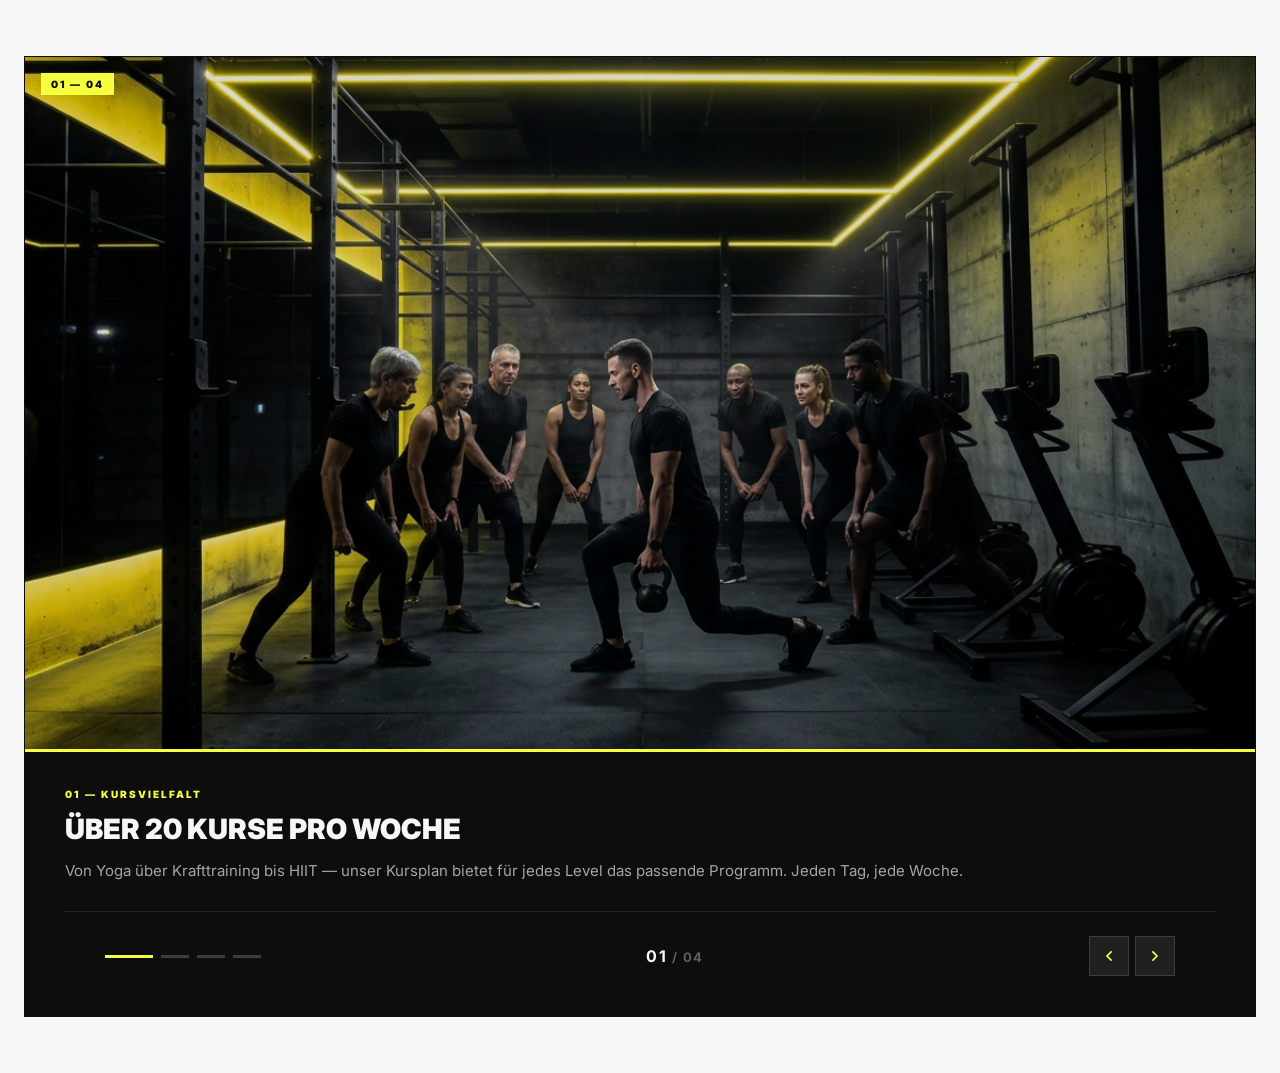
<file: templates/karussel.html>
<!DOCTYPE html>
<html lang="de">
<head>
  <meta charset="UTF-8" />
  <meta name="viewport" content="width=device-width, initial-scale=1.0" />
  <title>SuperGym — Highlights</title>
  <link href="https://fonts.googleapis.com/css2?family=Inter:wght@400;700;900&display=swap" rel="stylesheet" />
  <style>
    *, *::before, *::after { box-sizing: border-box; margin: 0; padding: 0; }
    :root {
      --black:     #0D0D0D;
      --yellow:    #F5FF40;
      --offwhite:  #F7F7F7;
      --darkgray:  #1A1A1A;
      --lightgray: #E0E0E0;
      --font: 'Inter', sans-serif;
    }
    body {
      background: var(--offwhite);
      font-family: var(--font);
      color: var(--darkgray);
      /* Das Padding bleibt erhalten, damit der Abstand nach oben/unten stimmt */
      padding: 56px 24px;
    }
    
    /* HIER WURDE DIE ÄNDERUNG VORGENOMMEN (Brechstange für 100% Breite) */
    .carousel-container {
      width: 100% !important;
      max-width: 100% !important;
      margin: 0 auto !important;
      padding: 0 !important;
      overflow: hidden;
    }

    /* WRAPPER */
    .carousel-wrap {
      border: 1.5px solid var(--black);
      overflow: hidden;
      background: var(--black);
      width: 100%; /* Stellt sicher, dass das Karussell den neuen Platz auch nutzt */
    }

    /* ── FOTO BEREICH ── */
    .photo-area {
      position: relative;
      overflow: hidden;
      aspect-ratio: 16/9;
    }

    .photo-track {
      display: flex;
      height: 100%;
      transition: transform 0.5s cubic-bezier(0.77,0,0.175,1);
    }

    .photo-slide {
      min-width: 100%;
      height: 100%;
      flex-shrink: 0;
    }
    .photo-slide img {
      width: 100%; height: 100%;
      object-fit: cover; display: block;
      filter: brightness(0.85);
      transition: transform 0.6s ease;
    }
    .photo-slide.active img { transform: scale(1.04); }

    /* Badge oben links */
    .photo-badge {
      position: absolute; top: 16px; left: 16px;
      background: var(--yellow); color: var(--black);
      font-size: 10px; font-weight: 900;
      letter-spacing: 0.18em; text-transform: uppercase;
      padding: 5px 10px; z-index: 2;
    }

    /* ── PROGRESS BAR ── */
    .progress-bar {
      height: 3px;
      background: rgba(255,255,255,0.1);
    }
    .progress-fill {
      height: 100%; width: 0%;
      background: var(--yellow);
    }

    /* ── TEXT BEREICH ── */
    .text-area {
      padding: 36px 40px 40px;
      background: var(--black);
      color: var(--offwhite);
      position: relative;
    }

    /* Text slides: nur aktiver sichtbar */
    .text-slide { display: none; }
    .text-slide.active { display: block; }

    .text-tag {
      font-size: 10px; font-weight: 900;
      letter-spacing: 0.2em; text-transform: uppercase;
      color: var(--yellow); margin-bottom: 14px;
    }
    .text-title {
      font-size: 28px; font-weight: 900;
      text-transform: uppercase; line-height: 1.1;
      margin-bottom: 14px;
    }
    .text-body {
      font-size: 15px; line-height: 1.65;
      color: rgba(247,247,247,0.65);
    }

    /* ── CONTROLS ── */
    .controls {
      display: flex; align-items: center;
      justify-content: space-between;
      padding: 24px 40px 0;
      border-top: 1px solid rgba(255,255,255,0.1);
      margin-top: 28px;
    }

    .dots { display: flex; gap: 8px; }
    .dot {
      width: 28px; height: 3px;
      background: rgba(255,255,255,0.2);
      border: none; cursor: pointer;
      transition: width 0.3s, background 0.3s;
    }
    .dot.active {
      width: 48px; background: var(--yellow);
      outline: 1px solid rgba(0,0,0,0.2);
    }

    .counter {
      font-size: 13px; font-weight: 700;
      letter-spacing: 0.12em;
      color: rgba(247,247,247,0.35);
    }
    .counter strong { color: var(--offwhite); font-size: 16px; }

    .arrows { display: flex; gap: 6px; }
    .arr {
      width: 40px; height: 40px;
      background: rgba(255,255,255,0.08);
      color: var(--yellow);
      border: 1px solid rgba(255,255,255,0.12);
      cursor: pointer;
      display: flex; align-items: center; justify-content: center;
      transition: background 0.2s, color 0.2s;
    }
    .arr:hover { background: var(--yellow); color: var(--black); }
    .arr svg { width: 16px; height: 16px; }

    @media (max-width: 600px) {
      .text-area { padding: 28px 24px 32px; }
      .controls { padding: 20px 24px 0; }
      .text-title { font-size: 22px; }
    }
  </style>
</head>
<body>

<section class="carousel-container">

  <div class="carousel-wrap" id="carousel">

    <div class="photo-area">
      <div class="photo-track" id="photoTrack">
        <div class="photo-slide active">
          <img src="/static/images/highlight-kurse.png" alt="Kurse" />
        </div>
        <div class="photo-slide">
          <img src="/static/images/highlight-trainer.png" alt="Trainer" />
        </div>
        <div class="photo-slide">
          <img src="/static/images/highlight-zeiten.png" alt="Zeiten" />
        </div>
        <div class="photo-slide">
          <img src="/static/images/highlight-community.png" alt="Community" />
        </div>
      </div>
      <div class="photo-badge" id="badge">01 — 04</div>
    </div>

    <div class="progress-bar">
      <div class="progress-fill" id="progFill"></div>
    </div>

    <div class="text-area">

      <div class="text-slide active">
        <div class="text-tag">01 — Kursvielfalt</div>
        <div class="text-title">Über 20 Kurse pro Woche</div>
        <div class="text-body">Von Yoga über Krafttraining bis HIIT — unser Kursplan bietet für jedes Level das passende Programm. Jeden Tag, jede Woche.</div>
      </div>

      <div class="text-slide">
        <div class="text-tag">02 — Trainer</div>
        <div class="text-title">Zertifizierte Trainer</div>
        <div class="text-body">Unsere Trainer sind lizenziert, erfahren und motiviert. Individuelle Betreuung ist bei uns kein Upgrade, sondern Standard.</div>
      </div>

      <div class="text-slide">
        <div class="text-tag">03 — Öffnungszeiten</div>
        <div class="text-title">Trainiere wann du willst</div>
        <div class="text-body">Kurse von morgens bis abends, 6 Tage die Woche. Dein Zeitplan bestimmt dein Training — nicht umgekehrt.</div>
      </div>

      <div class="text-slide">
        <div class="text-tag">04 — Community</div>
        <div class="text-title">Mehr als ein Gym</div>
        <div class="text-body">Bei SuperGym trainierst du nicht allein. Unsere Community pusht sich gegenseitig — respektvoll, motiviert und auf Augenhöhe.</div>
      </div>

      <div class="controls">
        <div class="dots" id="dots"></div>
        <div class="counter"><strong id="curNum">01</strong> / 04</div>
        <div class="arrows">
          <button class="arr" id="prev" aria-label="Zurück">
            <svg viewBox="0 0 24 24" fill="none" stroke="currentColor" stroke-width="2.5" stroke-linecap="square"><polyline points="15 18 9 12 15 6"/></svg>
          </button>
          <button class="arr" id="next" aria-label="Weiter">
            <svg viewBox="0 0 24 24" fill="none" stroke="currentColor" stroke-width="2.5" stroke-linecap="square"><polyline points="9 18 15 12 9 6"/></svg>
          </button>
        </div>
      </div>

    </div>
  </div>

</section>

<script>
  const photoTrack = document.getElementById('photoTrack');
  const photoSlides = photoTrack.querySelectorAll('.photo-slide');
  const textSlides  = document.querySelectorAll('.text-slide');
  const dotsEl  = document.getElementById('dots');
  const badge   = document.getElementById('badge');
  const curNum  = document.getElementById('curNum');
  const prog    = document.getElementById('progFill');
  const N = photoSlides.length;
  const DELAY = 5000;
  let cur = 0, timer;

  // Build dots
  for (let i = 0; i < N; i++) {
    const d = document.createElement('button');
    d.className = 'dot' + (i===0?' active':'');
    d.addEventListener('click', () => goTo(i));
    dotsEl.appendChild(d);
  }

  function goTo(n) {
    photoSlides[cur].classList.remove('active');
    textSlides[cur].classList.remove('active');
    dotsEl.children[cur].classList.remove('active');

    cur = (n + N) % N;

    photoSlides[cur].classList.add('active');
    textSlides[cur].classList.add('active');
    dotsEl.children[cur].classList.add('active');
    photoTrack.style.transform = `translateX(-${cur * 100}%)`;
    badge.textContent   = String(cur+1).padStart(2,'0') + ' — 04';
    curNum.textContent  = String(cur+1).padStart(2,'0');

    resetTimer();
  }

  function resetTimer() {
    clearTimeout(timer);
    prog.style.transition = 'none';
    prog.style.width = '0%';
    requestAnimationFrame(() => requestAnimationFrame(() => {
      prog.style.transition = `width ${DELAY}ms linear`;
      prog.style.width = '100%';
    }));
    timer = setTimeout(() => goTo(cur + 1), DELAY);
  }

  document.getElementById('prev').addEventListener('click', () => goTo(cur-1));
  document.getElementById('next').addEventListener('click', () => goTo(cur+1));

  document.addEventListener('keydown', e => {
    if (e.key==='ArrowLeft')  goTo(cur-1);
    if (e.key==='ArrowRight') goTo(cur+1);
  });

  let tx = 0;
  photoTrack.addEventListener('touchstart', e => tx = e.touches[0].clientX, {passive:true});
  photoTrack.addEventListener('touchend',   e => {
    const d = e.changedTouches[0].clientX - tx;
    if (Math.abs(d) > 40) goTo(cur + (d<0?1:-1));
  });

  const wrap = document.getElementById('carousel');
  wrap.addEventListener('mouseenter', () => { clearTimeout(timer); prog.style.transition='none'; });
  wrap.addEventListener('mouseleave', resetTimer);

  resetTimer();
</script>
</body>
</html>
</file>
